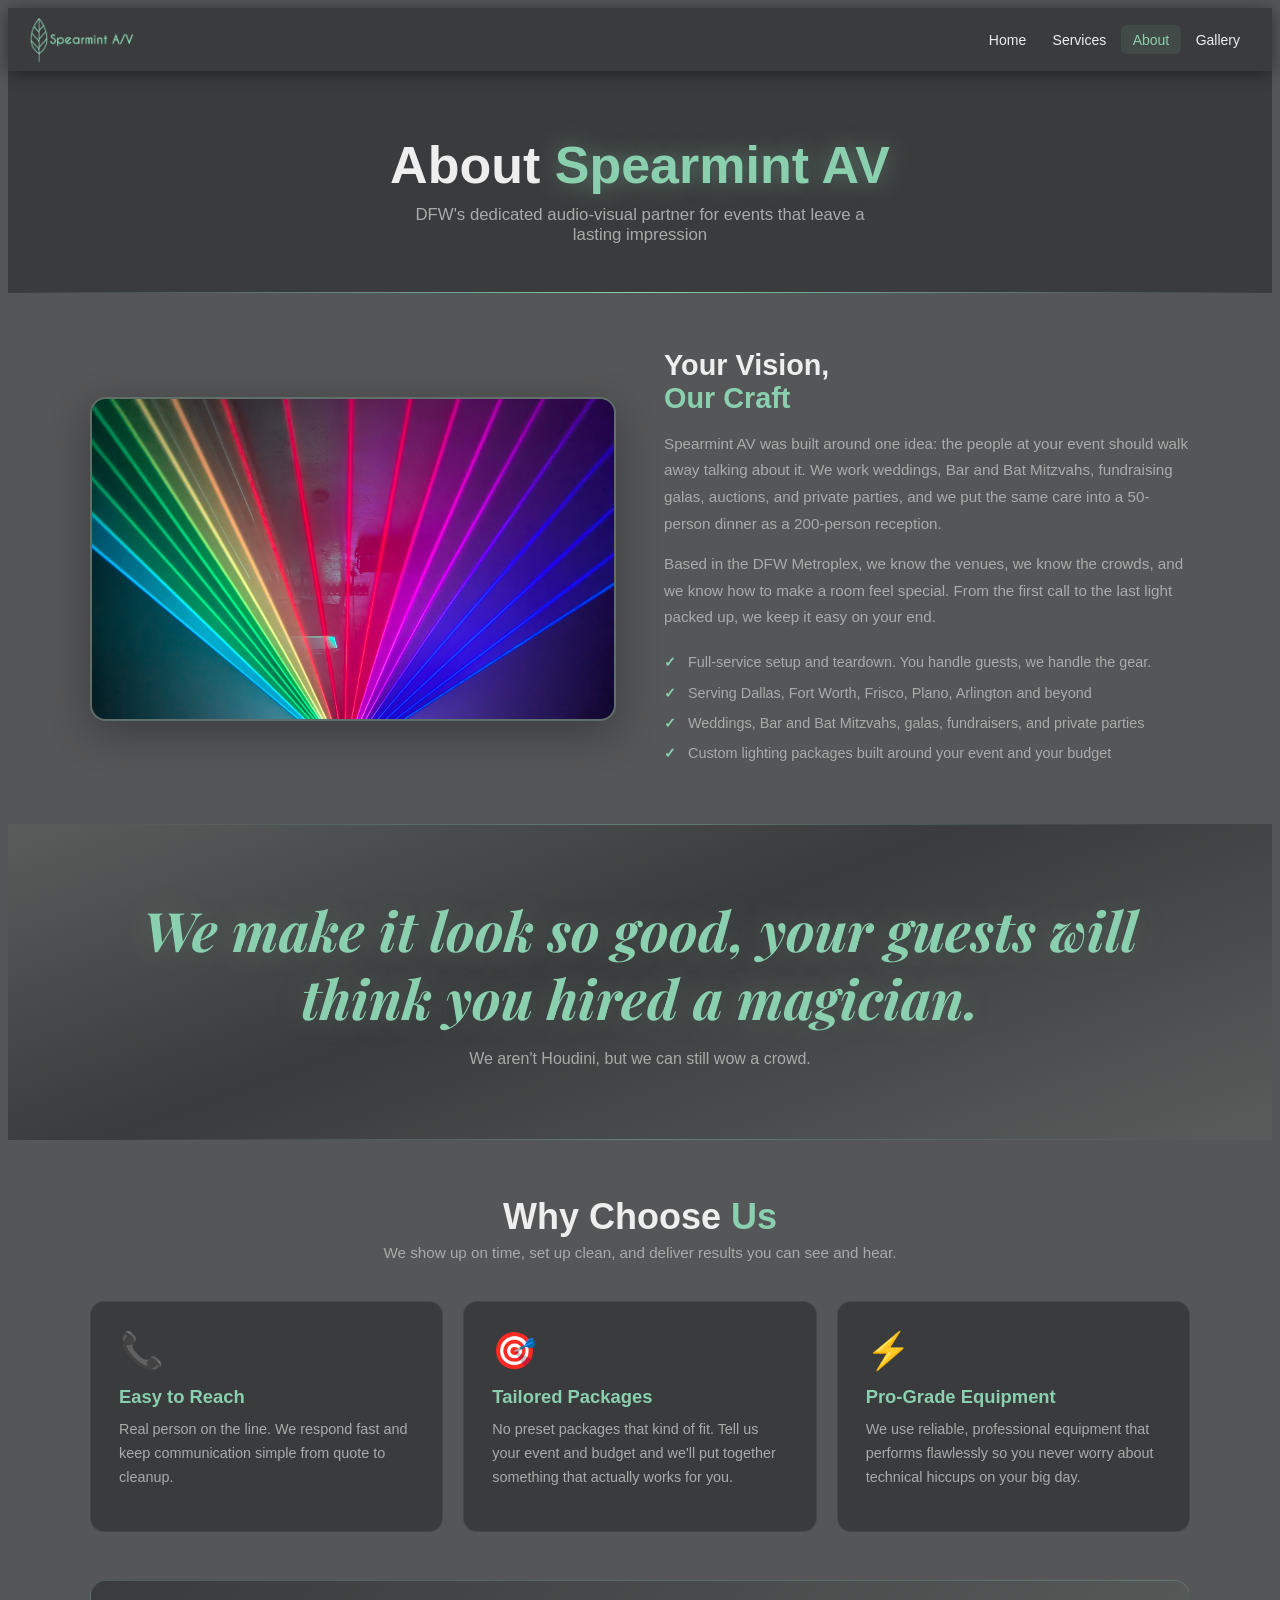
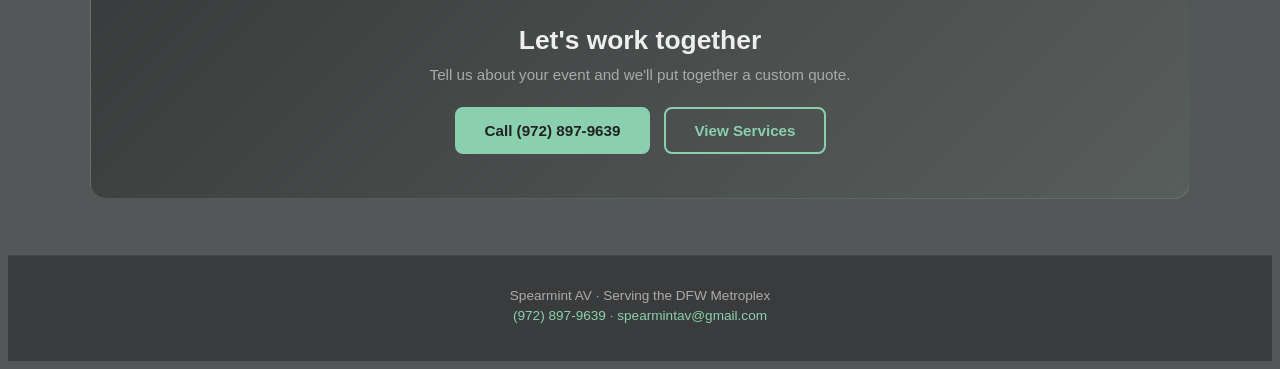
<file: about.html>
<!DOCTYPE html>
<html lang="en">
<head>
  <meta charset="UTF-8">
  <meta name="viewport" content="width=device-width, initial-scale=1.0">
  <title>About | Spearmint AV</title>
  <link rel="preconnect" href="https://fonts.googleapis.com">
  <link rel="stylesheet" href="https://fonts.googleapis.com/css2?family=Playfair+Display:ital,wght@0,700;1,700&display=swap">
  <link rel="stylesheet" href="./site.css">
</head>
<body class="pg">

  <nav class="site-nav">
    <a href="/" class="nav-brand">
      <img src="./logo.png" alt="Spearmint AV">
    </a>
    <button class="nav-hamburger" id="navToggle" aria-label="Menu">
      <span></span><span></span><span></span>
    </button>
    <ul class="nav-links" id="navLinks">
      <li><a href="/">Home</a></li>
      <li><a href="./services.html">Services</a></li>
      <li><a href="./about.html" class="nav-active">About</a></li>
      <li><a href="./gallery.html">Gallery</a></li>
    </ul>
  </nav>

  <div class="pg-hero">
    <h1>About <em>Spearmint AV</em></h1>
    <p>DFW's dedicated audio-visual partner for events that leave a lasting impression</p>
  </div>

  <!-- Story section -->
  <div class="wrap">
    <div class="about-split fade-up">
      <div class="about-img-wrap">
        <img src="./media/PXL_20251226_023438532.jpg" alt="Spearmint AV event">
      </div>
      <div class="about-text">
        <h2>Your Vision,<br><em>Our Craft</em></h2>
        <p>
          Spearmint AV was built around one idea: the people at your event should
          walk away talking about it. We work weddings, Bar and Bat Mitzvahs,
          fundraising galas, auctions, and private parties, and we put the same
          care into a 50-person dinner as a 200-person reception.
        </p>
        <p>
          Based in the DFW Metroplex, we know the venues, we know the crowds, and
          we know how to make a room feel special. From the first call to the last
          light packed up, we keep it easy on your end.
        </p>
        <ul class="check-list">
          <li>Full-service setup and teardown. You handle guests, we handle the gear.</li>
          <li>Serving Dallas, Fort Worth, Frisco, Plano, Arlington and beyond</li>
          <li>Weddings, Bar and Bat Mitzvahs, galas, fundraisers, and private parties</li>
          <li>Custom lighting packages built around your event and your budget</li>
        </ul>
      </div>
    </div>
  </div>

  <!-- Tagline band -->
  <div class="tagline-band fade-up">
    <div class="tagline-inner">
      <p class="tagline-quote">We make it look so good, your guests will think you hired a magician.</p>
      <p class="tagline-sub">We aren't Houdini, but we can still wow a crowd.</p>
    </div>
  </div>

  <!-- Why choose us -->
  <div class="wrap">
    <p class="sg-title fade-up">Why Choose <em>Us</em></p>
    <p class="sg-sub fade-up">We show up on time, set up clean, and deliver results you can see and hear.</p>

    <div class="svc-grid">
      <div class="svc-card fade-up">
        <span class="svc-icon">📞</span>
        <h3>Easy to Reach</h3>
        <p>Real person on the line. We respond fast and keep communication simple from quote to cleanup.</p>
      </div>
      <div class="svc-card fade-up">
        <span class="svc-icon">🎯</span>
        <h3>Tailored Packages</h3>
        <p>No preset packages that kind of fit. Tell us your event and budget and we'll put together something that actually works for you.</p>
      </div>
      <div class="svc-card fade-up">
        <span class="svc-icon">⚡</span>
        <h3>Pro-Grade Equipment</h3>
        <p>We use reliable, professional equipment that performs flawlessly so you never worry about technical hiccups on your big day.</p>
      </div>
    </div>

    <div style="margin-top: 3rem;">
      <div class="cta-block fade-up">
        <h2>Let's work together</h2>
        <p>Tell us about your event and we'll put together a custom quote.</p>
        <div class="cta-btns">
          <a href="tel:972-897-9639" class="btn btn-fill">Call (972) 897-9639</a>
          <a href="./services.html" class="btn btn-ghost">View Services</a>
        </div>
      </div>
    </div>
  </div>

  <footer class="site-footer">
    <p>Spearmint AV &middot; Serving the DFW Metroplex</p>
    <p><a href="tel:972-897-9639">(972) 897-9639</a> &middot; <a href="mailto:spearmintav@gmail.com">spearmintav@gmail.com</a></p>
  </footer>

  <script>
    document.getElementById('navToggle').addEventListener('click', function() {
      document.getElementById('navLinks').classList.toggle('is-open');
    });
    const obs = new IntersectionObserver(function(entries) {
      entries.forEach(function(e) { if (e.isIntersecting) e.target.classList.add('in'); });
    }, { threshold: 0.12 });
    document.querySelectorAll('.fade-up').forEach(function(el) { obs.observe(el); });
  </script>

</body>
</html>
</file>
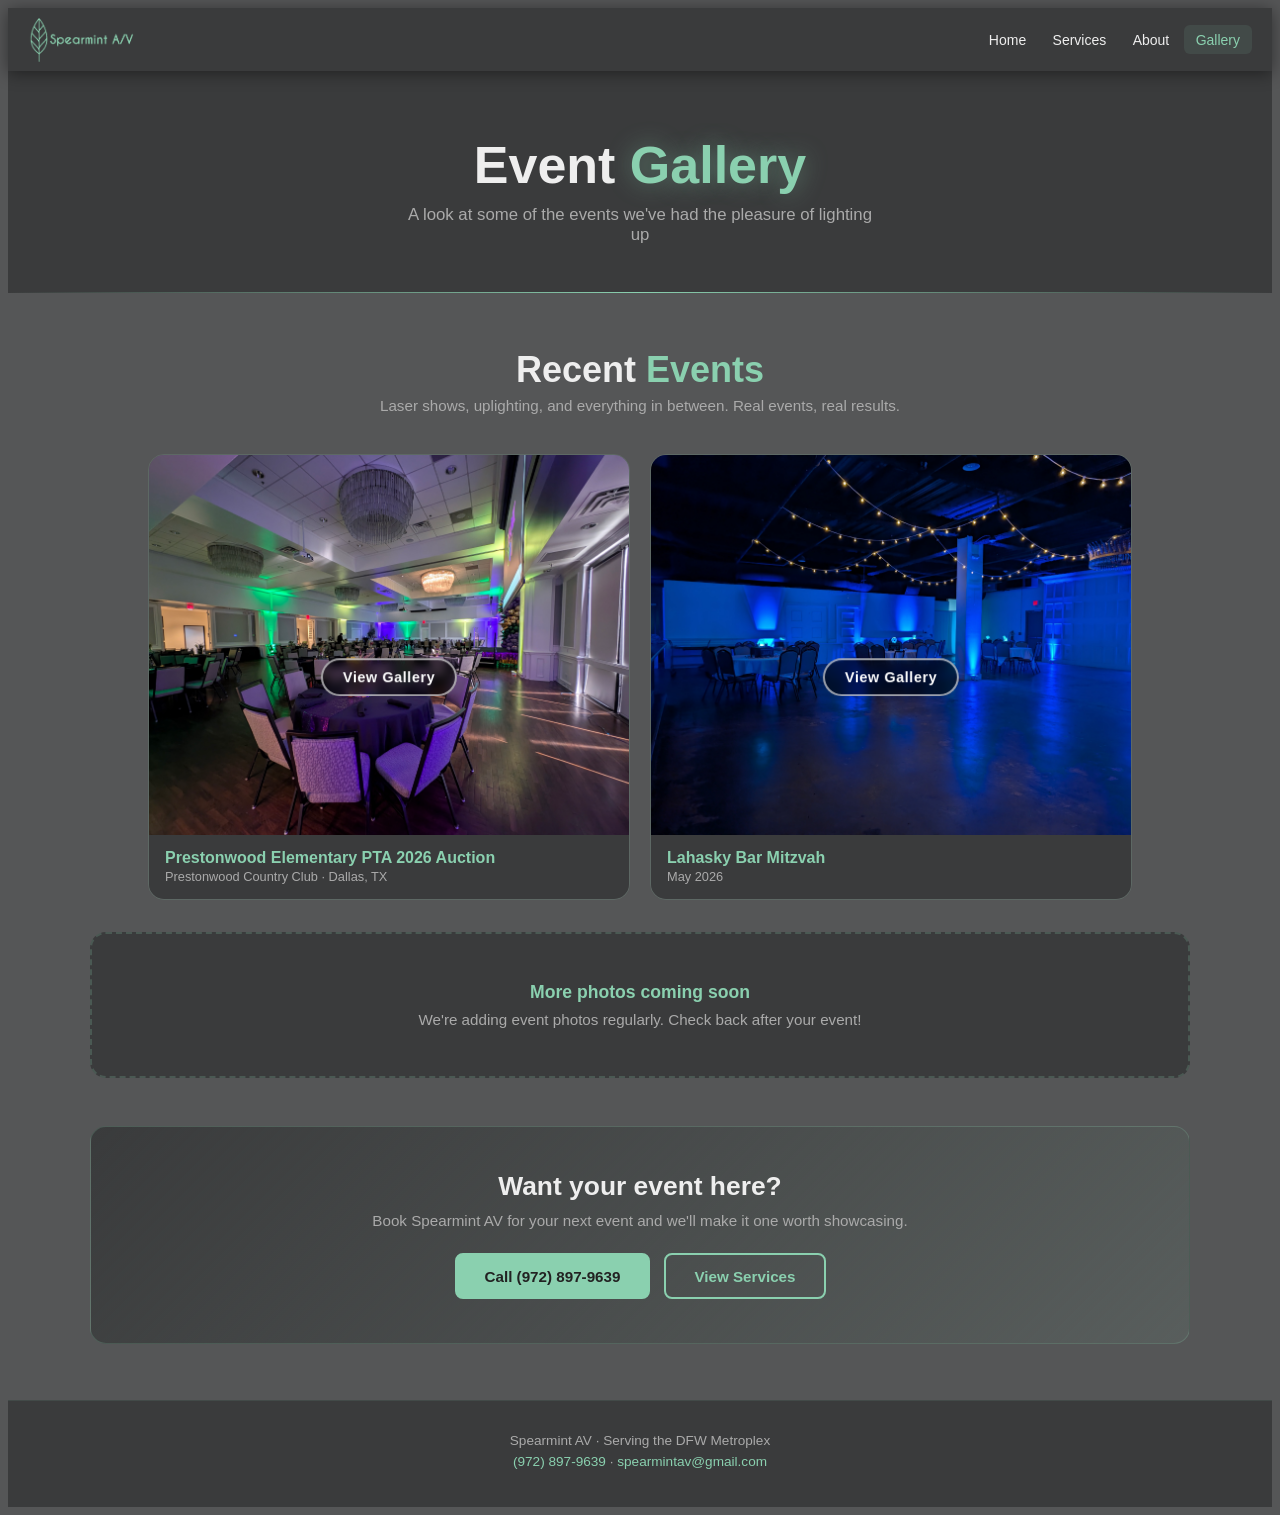
<file: gallery.html>
<!DOCTYPE html>
<html lang="en">
<head>
  <meta charset="UTF-8">
  <meta name="viewport" content="width=device-width, initial-scale=1.0">
  <title>Gallery | Spearmint AV</title>
  <link rel="stylesheet" href="./site.css">
  <style>
    a.gal-hero-item { text-decoration: none; display: block; position: relative; }
    .gal-view-overlay {
      position: absolute;
      top: 50%;
      left: 50%;
      transform: translate(-50%, -50%);
      pointer-events: none;
    }
    .gal-view-overlay span {
      display: inline-block;
      background: rgba(0,0,0,0.55);
      color: #fff;
      font-family: sans-serif;
      font-size: 0.9rem;
      font-weight: 700;
      padding: 0.55rem 1.25rem;
      border-radius: 2rem;
      border: 2px solid rgba(255,255,255,0.6);
      letter-spacing: 0.04em;
      backdrop-filter: blur(4px);
      transition: background 0.2s, border-color 0.2s;
    }
    a.gal-hero-item:hover .gal-view-overlay span {
      background: rgba(138,208,175,0.85);
      border-color: transparent;
      color: #222;
    }
    .gal-hero-item {
      border-radius: 1rem;
      overflow: hidden;
      border: 1px solid rgba(138,208,175,0.15);
      transition: transform 0.3s, border-color 0.3s, box-shadow 0.3s;
      position: relative;
    }
    .gal-hero-item:hover {
      transform: translateY(-4px);
      border-color: rgba(138,208,175,0.5);
      box-shadow: 0 12px 36px rgba(138,208,175,0.15);
    }
    .gal-hero-item img {
      width: 100%;
      height: 380px;
      object-fit: cover;
      display: block;
    }
    .gal-hero-grid {
      display: flex;
      flex-wrap: wrap;
      justify-content: center;
      gap: 1.25rem;
    }
    .gal-hero-grid > * {
      width: 100%;
      max-width: 480px;
    }
    .gal-label {
      background: var(--bg-dark);
      padding: 0.875rem 1rem;
      font-family: sans-serif;
    }
    .gal-label strong {
      color: var(--accent);
      font-size: 1rem;
      display: block;
    }
    .gal-label span {
      color: var(--muted);
      font-size: 0.8rem;
    }
    .more-soon {
      background: var(--bg-dark);
      border: 2px dashed rgba(138,208,175,0.2);
      border-radius: 1rem;
      padding: 3rem 2rem;
      text-align: center;
      margin-top: 2rem;
      font-family: sans-serif;
    }
    .more-soon p { color: var(--muted); font-size: 0.95rem; margin: 0.5rem 0 0; }
    .more-soon strong { color: var(--accent); font-size: 1.1rem; }
  </style>
</head>
<body class="pg">

  <nav class="site-nav">
    <a href="/" class="nav-brand">
      <img src="./logo.png" alt="Spearmint AV">
    </a>
    <button class="nav-hamburger" id="navToggle" aria-label="Menu">
      <span></span><span></span><span></span>
    </button>
    <ul class="nav-links" id="navLinks">
      <li><a href="/">Home</a></li>
      <li><a href="./services.html">Services</a></li>
      <li><a href="./about.html">About</a></li>
      <li><a href="./gallery.html" class="nav-active">Gallery</a></li>
    </ul>
  </nav>

  <div class="pg-hero">
    <h1>Event <em>Gallery</em></h1>
    <p>A look at some of the events we've had the pleasure of lighting up</p>
  </div>

  <div class="wrap">

    <p class="sg-title fade-up">Recent <em>Events</em></p>
    <p class="sg-sub fade-up">Laser shows, uplighting, and everything in between. Real events, real results.</p>

    <div class="gal-hero-grid">

      <a class="gal-hero-item fade-up" href="./gallery-pta-2026.html">
        <img src="./media/Prestonwood%20Elementary%20PTA/PXL_20260410_224547421.NIGHT.jpg" alt="Prestonwood Elementary PTA 2026 Auction">
        <div class="gal-view-overlay"><span>View Gallery</span></div>
        <div class="gal-label">
          <strong>Prestonwood Elementary PTA 2026 Auction</strong>
          <span>Prestonwood Country Club &middot; Dallas, TX</span>
        </div>
      </a>

      <a class="gal-hero-item fade-up" href="./gallery-lahasky-bar-mitzvah.html">
        <img src="./media/Lahasky%20Bar-Mitzvah/PXL_20260523_201236574.NIGHT%20-%20Copy.jpg" alt="Lahasky Bar Mitzvah">
        <div class="gal-view-overlay"><span>View Gallery</span></div>
        <div class="gal-label">
          <strong>Lahasky Bar Mitzvah</strong>
          <span>May 2026</span>
        </div>
      </a>

    </div>

    <div class="more-soon fade-up">
      <strong>More photos coming soon</strong>
      <p>We're adding event photos regularly. Check back after your event!</p>
    </div>

    <div style="margin-top: 3rem;">
      <div class="cta-block fade-up">
        <h2>Want your event here?</h2>
        <p>Book Spearmint AV for your next event and we'll make it one worth showcasing.</p>
        <div class="cta-btns">
          <a href="tel:972-897-9639" class="btn btn-fill">Call (972) 897-9639</a>
          <a href="./services.html" class="btn btn-ghost">View Services</a>
        </div>
      </div>
    </div>

  </div>

  <footer class="site-footer">
    <p>Spearmint AV &middot; Serving the DFW Metroplex</p>
    <p><a href="tel:972-897-9639">(972) 897-9639</a> &middot; <a href="mailto:spearmintav@gmail.com">spearmintav@gmail.com</a></p>
  </footer>

  <script>
    document.getElementById('navToggle').addEventListener('click', function() {
      document.getElementById('navLinks').classList.toggle('is-open');
    });
    const obs = new IntersectionObserver(function(entries) {
      entries.forEach(function(e) { if (e.isIntersecting) e.target.classList.add('in'); });
    }, { threshold: 0.12 });
    document.querySelectorAll('.fade-up').forEach(function(el) { obs.observe(el); });
  </script>

</body>
</html>
</file>
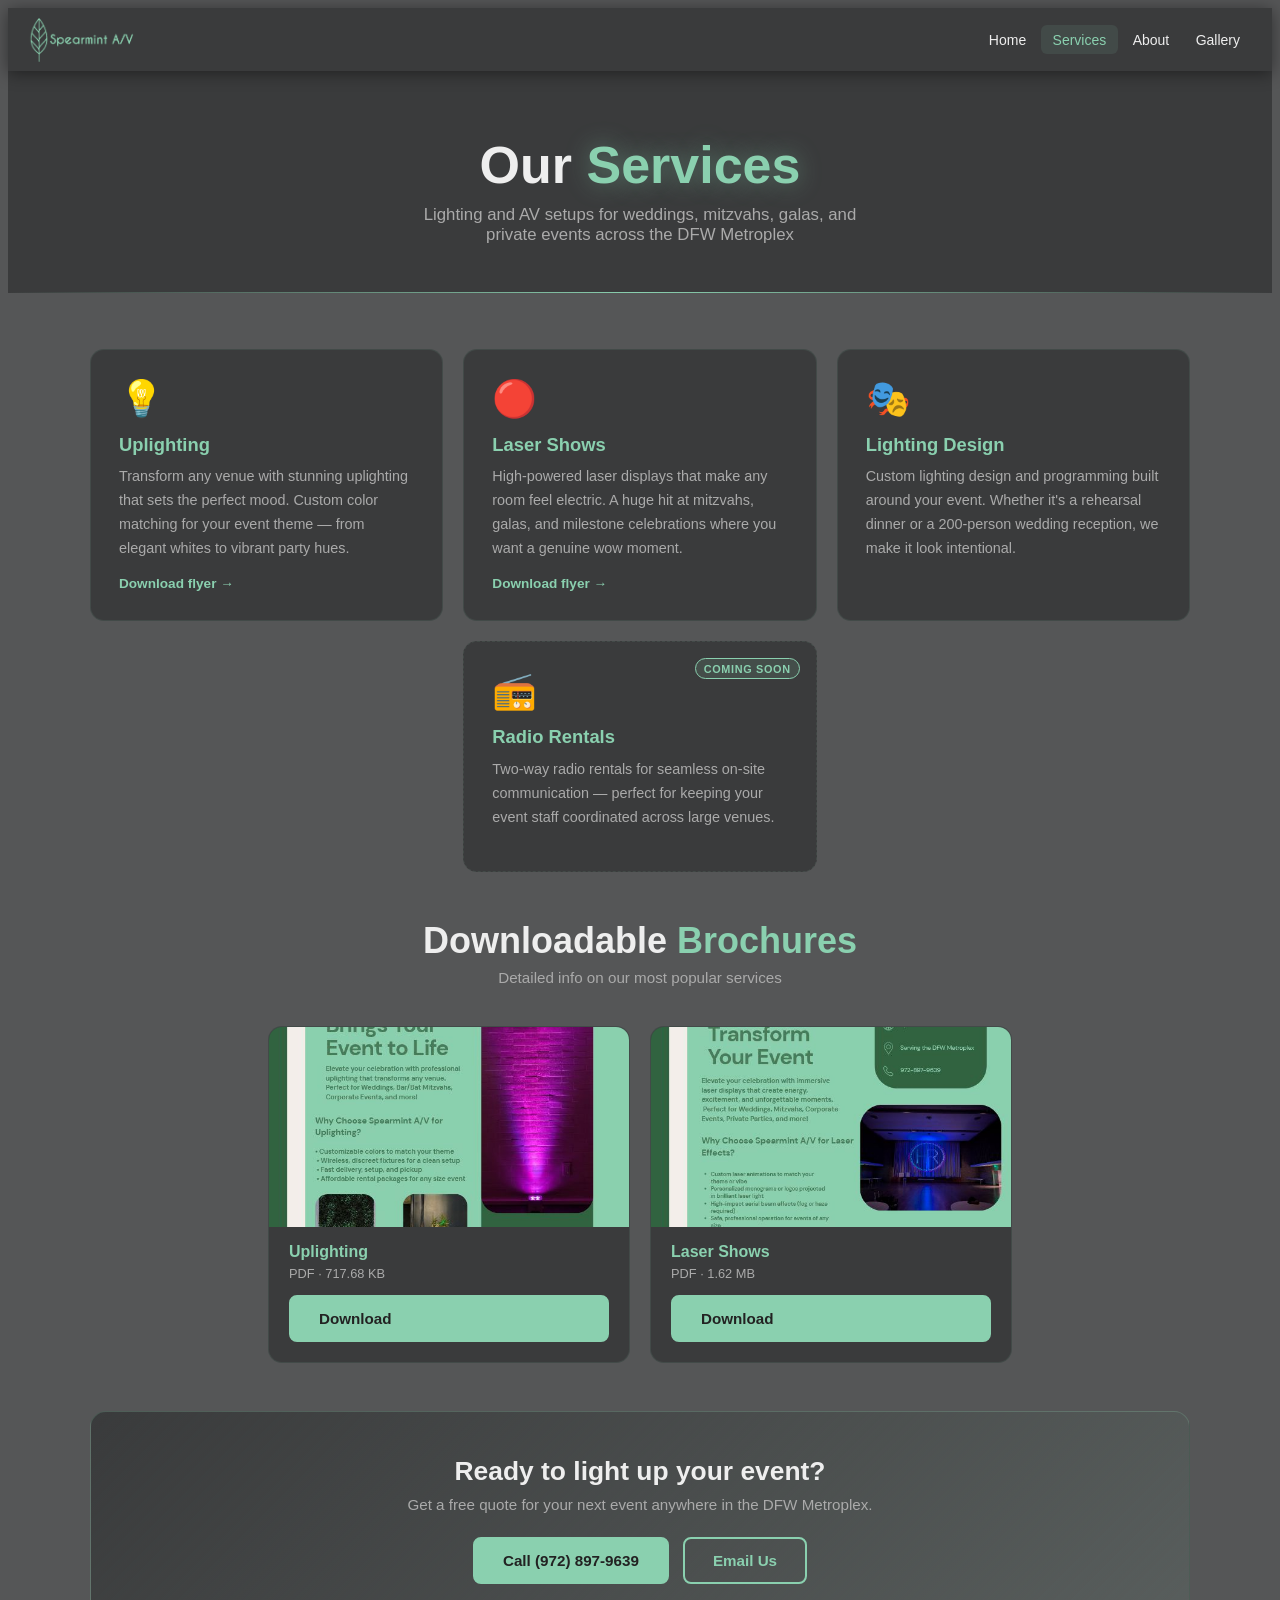
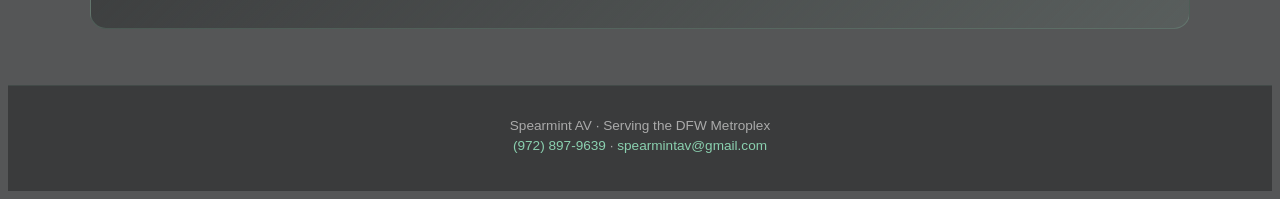
<file: services.html>
<!DOCTYPE html>
<html lang="en">
<head>
  <meta charset="UTF-8">
  <meta name="viewport" content="width=device-width, initial-scale=1.0">
  <title>Services | Spearmint AV</title>
  <link rel="stylesheet" href="./site.css">
</head>
<body class="pg">

  <nav class="site-nav">
    <a href="/" class="nav-brand">
      <img src="./logo.png" alt="Spearmint AV">
    </a>
    <button class="nav-hamburger" id="navToggle" aria-label="Menu">
      <span></span><span></span><span></span>
    </button>
    <ul class="nav-links" id="navLinks">
      <li><a href="/">Home</a></li>
      <li><a href="./services.html" class="nav-active">Services</a></li>
      <li><a href="./about.html">About</a></li>
      <li><a href="./gallery.html">Gallery</a></li>
    </ul>
  </nav>

  <div class="pg-hero">
    <h1>Our <em>Services</em></h1>
    <p>Lighting and AV setups for weddings, mitzvahs, galas, and private events across the DFW Metroplex</p>
  </div>

  <div class="wrap">
    <div class="svc-grid svc-grid--t">

      <div class="svc-card fade-up">
        <span class="svc-icon">💡</span>
        <h3>Uplighting</h3>
        <p>Transform any venue with stunning uplighting that sets the perfect mood. Custom color matching for your event theme — from elegant whites to vibrant party hues.</p>
        <a href="./media/uplighting_flyer.pdf" target="_blank" class="svc-link">Download flyer →</a>
      </div>

      <div class="svc-card fade-up">
        <span class="svc-icon">🔴</span>
        <h3>Laser Shows</h3>
        <p>High-powered laser displays that make any room feel electric. A huge hit at mitzvahs, galas, and milestone celebrations where you want a genuine wow moment.</p>
        <a href="./media/lasers.pdf" target="_blank" class="svc-link">Download flyer →</a>
      </div>

      <div class="svc-card fade-up">
        <span class="svc-icon">🎭</span>
        <h3>Lighting Design</h3>
        <p>Custom lighting design and programming built around your event. Whether it's a rehearsal dinner or a 200-person wedding reception, we make it look intentional.</p>
      </div>

      <div class="svc-card soon fade-up">
        <span class="svc-icon">📻</span>
        <h3>Radio Rentals</h3>
        <p>Two-way radio rentals for seamless on-site communication — perfect for keeping your event staff coordinated across large venues.</p>
      </div>

    </div>

    <div style="margin-top: 3rem;">
      <p class="sg-title fade-up">Downloadable <em>Brochures</em></p>
      <p class="sg-sub fade-up">Detailed info on our most popular services</p>
      <div class="brochure-grid">

        <div class="brochure-card fade-up">
          <img src="./media/uplighting_flyer.jpeg" alt="Uplighting Brochure">
          <div class="brochure-info">
            <strong>Uplighting</strong>
            <span>PDF &middot; 717.68 KB</span>
            <a href="./media/uplighting_flyer.pdf" download target="_blank" class="btn btn-fill">Download</a>
          </div>
        </div>

        <div class="brochure-card fade-up">
          <img src="./media/lasers.jpeg" alt="Laser Show Brochure">
          <div class="brochure-info">
            <strong>Laser Shows</strong>
            <span>PDF &middot; 1.62 MB</span>
            <a href="./media/lasers.pdf" download target="_blank" class="btn btn-fill">Download</a>
          </div>
        </div>

      </div>
    </div>

    <div style="margin-top: 3rem;">
      <div class="cta-block fade-up">
        <h2>Ready to light up your event?</h2>
        <p>Get a free quote for your next event anywhere in the DFW Metroplex.</p>
        <div class="cta-btns">
          <a href="tel:972-897-9639" class="btn btn-fill">Call (972) 897-9639</a>
          <a href="mailto:spearmintav@gmail.com" class="btn btn-ghost">Email Us</a>
        </div>
      </div>
    </div>
  </div>

  <footer class="site-footer">
    <p>Spearmint AV &middot; Serving the DFW Metroplex</p>
    <p><a href="tel:972-897-9639">(972) 897-9639</a> &middot; <a href="mailto:spearmintav@gmail.com">spearmintav@gmail.com</a></p>
  </footer>

  <script>
    document.getElementById('navToggle').addEventListener('click', function() {
      document.getElementById('navLinks').classList.toggle('is-open');
    });
    const obs = new IntersectionObserver(function(entries) {
      entries.forEach(function(e) { if (e.isIntersecting) e.target.classList.add('in'); });
    }, { threshold: 0.12 });
    document.querySelectorAll('.fade-up').forEach(function(el) { obs.observe(el); });
  </script>

</body>
</html>
</file>
<file: site.css>
/* Spearmint AV — site-wide styles */

:root {
  --bg: #555657;
  --bg-dark: #3a3b3c;
  --accent: #8ad0af;
  --accent-glow: rgba(138, 208, 175, 0.25);
  --text: #eee;
  --muted: #aaa;
}

/* ── Home page width fix (style.min.css caps body at 30rem) ── */
#body {
  max-width: 100% !important;
}

#body > main {
  max-width: 30rem;
  margin-left: auto;
  margin-right: auto;
}

/* ── Modal z-index fix (sits above sticky nav) ── */
#modal { z-index: 1000 !important; }

/* ── Nav ──────────────────────────────────────── */
.site-nav {
  position: sticky;
  top: 0;
  z-index: 999;
  background: var(--bg-dark);
  display: flex;
  align-items: center;
  justify-content: space-between;
  padding: 0.6rem 1.25rem;
  box-shadow: 0 2px 16px rgba(0,0,0,0.45);
  font-family: sans-serif;
}

.nav-brand {
  display: flex;
  align-items: center;
  gap: 0.6rem;
  text-decoration: none;
}

.nav-brand img {
  height: 2.75rem;
  width: auto;
}

.nav-links {
  display: flex;
  gap: 0.15rem;
  list-style: none;
  margin: 0;
  padding: 0;
}

.nav-links a {
  color: var(--text);
  text-decoration: none;
  font-size: 0.875rem;
  padding: 0.4rem 0.75rem;
  border-radius: 0.375rem;
  transition: color 0.2s, background 0.2s;
  display: block;
}

.nav-links a:hover,
.nav-links a.nav-active {
  color: var(--accent);
  background: rgba(138, 208, 175, 0.1);
}

.nav-hamburger {
  display: none;
  flex-direction: column;
  gap: 5px;
  background: none;
  border: none;
  cursor: pointer;
  padding: 4px;
}

.nav-hamburger span {
  width: 22px;
  height: 2px;
  background: var(--text);
  border-radius: 2px;
  transition: 0.3s;
}

@media (max-width: 580px) {
  .nav-hamburger { display: flex; }
  .nav-links {
    display: none;
    position: absolute;
    top: 100%;
    left: 0;
    right: 0;
    background: var(--bg-dark);
    flex-direction: column;
    padding: 0.5rem 0.75rem 0.75rem;
    box-shadow: 0 6px 20px rgba(0,0,0,0.4);
  }
  .nav-links.is-open { display: flex; }
}

/* ── Home header logo — reduce giant margin ───── */
#logo { margin: 1.25rem 0 !important; max-height: 90px !important; }

/* ── Hero (home page) ─────────────────────────── */
.site-hero {
  background: var(--bg-dark);
  padding: 5rem 1.5rem 4.5rem;
  text-align: center;
  position: relative;
  overflow: hidden;
}

.site-hero::before {
  content: '';
  position: absolute;
  inset: 0;
  background: radial-gradient(ellipse 80% 60% at 50% 50%, rgba(138,208,175,0.13) 0%, transparent 70%);
  pointer-events: none;
  animation: heroGlow 5s ease-in-out infinite;
}

@keyframes heroGlow {
  0%,100% { opacity: 0.7; transform: scale(1); }
  50% { opacity: 1; transform: scale(1.06); }
}

.site-hero h1 {
  font-family: sans-serif;
  font-size: clamp(2.4rem, 7vw, 4.5rem);
  font-weight: 900;
  color: var(--text);
  margin: 0 0 1rem;
  line-height: 1.1;
  position: relative;
}

.site-hero h1 em {
  font-style: normal;
  color: var(--accent);
  text-shadow: 0 0 40px rgba(138,208,175,0.55);
}

.site-hero p {
  font-family: sans-serif;
  font-size: 1.1rem;
  color: var(--muted);
  max-width: 480px;
  margin: 0 auto 2.25rem;
  position: relative;
}

.hero-actions {
  display: flex;
  gap: 0.875rem;
  justify-content: center;
  flex-wrap: wrap;
  position: relative;
}

/* ── Buttons ──────────────────────────────────── */
.btn {
  display: inline-block;
  font-family: sans-serif;
  font-weight: 700;
  font-size: 0.95rem;
  padding: 0.8rem 1.75rem;
  border-radius: 0.5rem;
  text-decoration: none;
  transition: transform 0.2s, box-shadow 0.2s, background 0.2s, color 0.2s;
  border: 2px solid transparent;
}

.btn-fill {
  background: var(--accent);
  color: #222;
  border-color: var(--accent);
}

.btn-fill:hover {
  transform: translateY(-2px);
  box-shadow: 0 8px 24px var(--accent-glow);
}

.btn-ghost {
  background: transparent;
  color: var(--accent);
  border-color: var(--accent);
}

.btn-ghost:hover {
  background: var(--accent);
  color: #222;
  transform: translateY(-2px);
}

/* ── Page wrapper ─────────────────────────────── */
.pg {
  background: var(--bg);
  min-height: 100vh;
  font-family: sans-serif;
}

/* ── Inner page hero ──────────────────────────── */
.pg-hero {
  background: var(--bg-dark);
  padding: 4rem 1.5rem 3rem;
  text-align: center;
  position: relative;
}

.pg-hero::after {
  content: '';
  position: absolute;
  bottom: 0; left: 0; right: 0;
  height: 1px;
  background: linear-gradient(90deg, transparent, var(--accent), transparent);
}

.pg-hero h1 {
  font-size: clamp(1.9rem, 5vw, 3.25rem);
  font-weight: 900;
  color: var(--text);
  margin: 0 0 0.6rem;
  font-family: sans-serif;
}

.pg-hero h1 em {
  font-style: normal;
  color: var(--accent);
  text-shadow: 0 0 24px rgba(138,208,175,0.45);
}

.pg-hero p {
  color: var(--muted);
  font-size: 1.05rem;
  max-width: 480px;
  margin: 0 auto;
  font-family: sans-serif;
}

/* ── Content wrapper ──────────────────────────── */
.wrap {
  max-width: 1100px;
  margin: 0 auto;
  padding: 3.5rem 1.25rem;
}

/* ── Services grid ────────────────────────────── */
.svc-grid {
  display: grid;
  grid-template-columns: repeat(auto-fill, minmax(270px, 1fr));
  gap: 1.25rem;
}

.svc-card {
  background: var(--bg-dark);
  border-radius: 0.875rem;
  padding: 1.75rem;
  border: 1px solid rgba(138,208,175,0.1);
  transition: transform 0.3s, border-color 0.3s, box-shadow 0.3s;
}

.svc-card:hover {
  transform: translateY(-5px);
  border-color: rgba(138,208,175,0.5);
  box-shadow: 0 10px 30px rgba(138,208,175,0.1);
}

.svc-icon {
  font-size: 2.25rem;
  margin-bottom: 0.875rem;
  display: block;
}

.svc-card h3 {
  color: var(--accent);
  font-size: 1.15rem;
  font-weight: 700;
  margin: 0 0 0.6rem;
}

.svc-card p {
  color: var(--muted);
  font-size: 0.9rem;
  line-height: 1.65;
  margin: 0 0 0.875rem;
}

.svc-link {
  color: var(--accent);
  text-decoration: none;
  font-size: 0.85rem;
  font-weight: 600;
  transition: letter-spacing 0.2s;
}

.svc-link:hover { letter-spacing: 0.03em; }

.svc-grid--t { grid-template-columns: repeat(3, 1fr); }
.svc-grid--t .soon { grid-column: 2; }

@media (max-width: 700px) {
  .svc-grid--t { grid-template-columns: 1fr; }
  .svc-grid--t .soon { grid-column: 1; }
}

.svc-card.soon {
  opacity: 0.72;
  border-style: dashed;
  position: relative;
}

.svc-card.soon::before {
  content: 'Coming Soon';
  position: absolute;
  top: 1rem;
  right: 1rem;
  background: rgba(138, 208, 175, 0.12);
  border: 1px solid var(--accent);
  color: var(--accent);
  font-size: 0.68rem;
  font-weight: 700;
  padding: 0.2rem 0.5rem;
  border-radius: 1rem;
  letter-spacing: 0.06em;
  text-transform: uppercase;
}

/* ── CTA block ────────────────────────────────── */
.cta-block {
  background: linear-gradient(135deg, var(--bg-dark) 0%, rgba(138,208,175,0.07) 100%);
  border: 1px solid rgba(138,208,175,0.2);
  border-radius: 1rem;
  padding: 2.75rem 1.75rem;
  text-align: center;
}

.cta-block h2 {
  color: var(--text);
  font-size: 1.65rem;
  font-weight: 800;
  margin: 0 0 0.6rem;
  font-family: sans-serif;
}

.cta-block p {
  color: var(--muted);
  margin: 0 0 1.5rem;
  font-size: 0.95rem;
}

.cta-btns {
  display: flex;
  gap: 0.875rem;
  justify-content: center;
  flex-wrap: wrap;
}

/* ── Stats band ───────────────────────────────── */
.stats-band {
  background: var(--bg-dark);
  padding: 3rem 1.5rem;
  display: flex;
  justify-content: center;
  flex-wrap: wrap;
  gap: 3rem;
}

.stat-item { text-align: center; font-family: sans-serif; }

.stat-num {
  display: block;
  font-size: 3rem;
  font-weight: 900;
  color: var(--accent);
  line-height: 1;
  text-shadow: 0 0 20px rgba(138,208,175,0.4);
}

.stat-label {
  color: var(--muted);
  font-size: 0.8rem;
  text-transform: uppercase;
  letter-spacing: 0.1em;
  margin-top: 0.5rem;
  display: block;
}

/* ── Tagline band ─────────────────────────────── */
.tagline-band {
  background: linear-gradient(160deg, rgba(138,208,175,0.06) 0%, var(--bg-dark) 45%, rgba(138,208,175,0.06) 100%);
  padding: 4.5rem 1.5rem;
  text-align: center;
  font-family: sans-serif;
  position: relative;
  overflow: hidden;
}

.tagline-band::before,
.tagline-band::after {
  content: '';
  position: absolute;
  left: 8%;
  right: 8%;
  height: 1px;
  background: linear-gradient(90deg, transparent, rgba(138,208,175,0.4), transparent);
}

.tagline-band::before { top: 0; }
.tagline-band::after  { bottom: 0; }

.tagline-inner {
  max-width: 1000px;
  margin: 0 auto;
  position: relative;
}

.tagline-quote {
  font-family: 'Playfair Display', Georgia, serif;
  font-size: clamp(1.75rem, 5.5vw, 3.4rem);
  font-weight: 700;
  font-style: italic;
  color: var(--accent);
  margin: 0 auto 1.1rem;
  line-height: 1.25;
  text-shadow: 0 0 32px rgba(138,208,175,0.2);
}

.tagline-sub {
  color: var(--text);
  font-size: 1rem;
  margin: 0;
  opacity: 0.6;
}

/* ── About split ──────────────────────────────── */
.about-split {
  display: grid;
  grid-template-columns: 1fr 1fr;
  gap: 3rem;
  align-items: center;
}

@media (max-width: 680px) { .about-split { grid-template-columns: 1fr; } }

.about-img-wrap {
  border-radius: 1rem;
  overflow: hidden;
  border: 2px solid rgba(138,208,175,0.2);
  box-shadow: 0 12px 40px rgba(0,0,0,0.3);
}

.about-img-wrap img {
  width: 100%;
  height: 320px;
  object-fit: cover;
  display: block;
}

.about-text h2 {
  font-size: 1.8rem;
  font-weight: 800;
  color: var(--text);
  margin: 0 0 1rem;
  font-family: sans-serif;
}

.about-text h2 em { font-style: normal; color: var(--accent); }

.about-text p {
  color: var(--muted);
  font-size: 0.95rem;
  line-height: 1.75;
  margin: 0 0 0.875rem;
  font-family: sans-serif;
}

.check-list {
  list-style: none;
  padding: 0;
  margin: 1rem 0 0;
  font-family: sans-serif;
}

.check-list li {
  color: var(--muted);
  padding: 0.45rem 0;
  padding-left: 1.5rem;
  position: relative;
  font-size: 0.9rem;
}

.check-list li::before {
  content: '✓';
  position: absolute;
  left: 0;
  color: var(--accent);
  font-weight: 700;
}

/* ── Section heading ──────────────────────────── */
.sg-title {
  font-size: clamp(1.6rem, 3.5vw, 2.25rem);
  font-weight: 800;
  color: var(--text);
  text-align: center;
  margin: 0 0 0.4rem;
  font-family: sans-serif;
}

.sg-title em { font-style: normal; color: var(--accent); }

.sg-sub {
  text-align: center;
  color: var(--muted);
  font-size: 0.95rem;
  margin: 0 0 2.5rem;
  font-family: sans-serif;
}

/* ── Gallery ──────────────────────────────────── */
.gal-grid {
  display: grid;
  grid-template-columns: repeat(auto-fill, minmax(280px, 1fr));
  gap: 1rem;
}

.gal-item {
  border-radius: 0.75rem;
  overflow: hidden;
  position: relative;
  border: 1px solid rgba(138,208,175,0.1);
  cursor: pointer;
  transition: transform 0.3s, border-color 0.3s, box-shadow 0.3s;
}

.gal-item:hover {
  transform: scale(1.02);
  border-color: rgba(138,208,175,0.5);
  box-shadow: 0 8px 24px rgba(138,208,175,0.15);
}

.gal-item img {
  width: 100%;
  aspect-ratio: 4/3;
  object-fit: cover;
  display: block;
}

.gal-caption {
  position: absolute;
  bottom: 0; left: 0; right: 0;
  background: linear-gradient(transparent, rgba(0,0,0,0.8));
  padding: 2rem 0.875rem 0.75rem;
  color: var(--text);
  font-size: 0.85rem;
  font-weight: 600;
  font-family: sans-serif;
  transform: translateY(100%);
  transition: transform 0.3s;
}

.gal-item:hover .gal-caption { transform: translateY(0); }

/* ── Footer ───────────────────────────────────── */
.site-footer {
  background: var(--bg-dark);
  padding: 2rem 1.5rem;
  text-align: center;
  font-family: sans-serif;
  border-top: 1px solid rgba(138,208,175,0.1);
}

.site-footer p {
  color: var(--muted);
  font-size: 0.85rem;
  margin: 0 0 0.35rem;
}

.site-footer a { color: var(--accent); text-decoration: none; }

/* ── Scroll fade-up ───────────────────────────── */
.fade-up {
  opacity: 0;
  transform: translateY(28px);
  transition: opacity 0.6s ease, transform 0.6s ease;
}

.fade-up.in { opacity: 1; transform: none; }

.fade-up:nth-child(2) { transition-delay: 0.08s; }
.fade-up:nth-child(3) { transition-delay: 0.16s; }
.fade-up:nth-child(4) { transition-delay: 0.24s; }
.fade-up:nth-child(5) { transition-delay: 0.08s; }
.fade-up:nth-child(6) { transition-delay: 0.16s; }

/* ── Brochure cards (services page) ──────────── */
.brochure-grid {
  display: flex;
  flex-wrap: wrap;
  justify-content: center;
  gap: 1.25rem;
}

.brochure-card {
  width: 100%;
  max-width: 360px;
  background: var(--bg-dark);
  border-radius: 0.875rem;
  overflow: hidden;
  border: 1px solid rgba(138,208,175,0.1);
  transition: transform 0.3s, border-color 0.3s, box-shadow 0.3s;
}

.brochure-card:hover {
  transform: translateY(-4px);
  border-color: rgba(138,208,175,0.4);
  box-shadow: 0 10px 28px rgba(138,208,175,0.1);
}

.brochure-card img {
  width: 100%;
  height: 200px;
  object-fit: cover;
  display: block;
}

.brochure-info {
  padding: 1rem 1.25rem 1.25rem;
  display: flex;
  flex-direction: column;
  gap: 0.35rem;
  font-family: sans-serif;
}

.brochure-info strong {
  color: var(--accent);
  font-size: 1rem;
}

.brochure-info span {
  color: var(--muted);
  font-size: 0.8rem;
  margin-bottom: 0.5rem;
}

/* Hide EnBizCard elements not needed on site */
.featured,
#info,
#cta,
.actions { display: none !important; }
</file>
